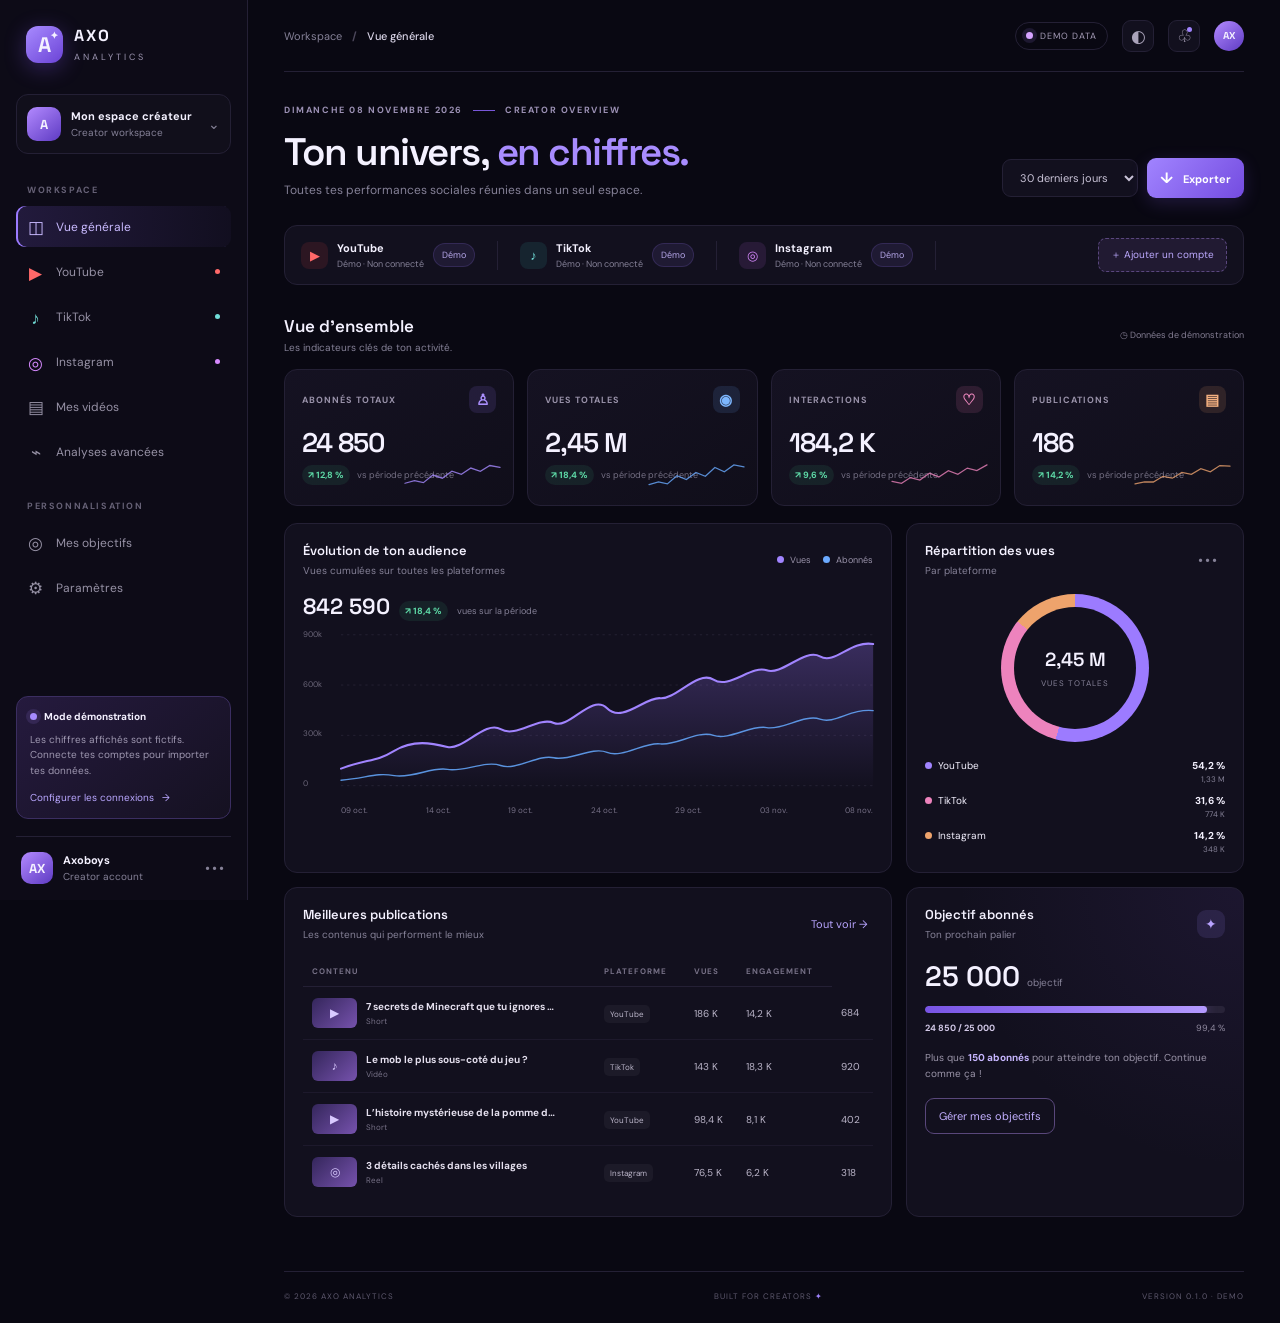
<file: index.html>
<!doctype html>
<html lang="fr">
<head>
  <meta charset="UTF-8"><meta name="viewport" content="width=device-width, initial-scale=1.0">
  <meta name="theme-color" content="#090812"><meta name="description" content="AXO ANALYTICS — Creator Control Center">
  <title>AXO ANALYTICS — Creator Control Center</title>
  <link rel="preconnect" href="https://fonts.googleapis.com"><link rel="preconnect" href="https://fonts.gstatic.com" crossorigin>
  <link href="https://fonts.googleapis.com/css2?family=DM+Sans:wght@400;500;600;700&family=Space+Grotesk:wght@500;600;700&display=swap" rel="stylesheet">
  <link rel="stylesheet" href="styles.css">
</head>
<body>
<div class="app-shell">
  <aside class="sidebar" id="sidebar">
    <a class="brand" href="#overview"><span class="brand-mark">A<span>✦</span></span><span><b>AXO</b><small>ANALYTICS</small></span></a>
    <div class="workspace"><div class="avatar">A</div><div><b>Mon espace créateur</b><small>Creator workspace</small></div><span class="chevron">⌄</span></div>
    <div class="nav-label">WORKSPACE</div>
    <nav class="nav">
      <button class="nav-link active" data-page="overview"><span>◫</span>Vue générale</button>
      <button class="nav-link" data-page="youtube"><span class="platform-icon yt">▶</span>YouTube <i class="nav-dot yt-dot"></i></button>
      <button class="nav-link" data-page="tiktok"><span class="platform-icon tt">♪</span>TikTok <i class="nav-dot tt-dot"></i></button>
      <button class="nav-link" data-page="instagram"><span class="platform-icon ig">◎</span>Instagram <i class="nav-dot ig-dot"></i></button>
      <button class="nav-link" data-page="videos"><span>▤</span>Mes vidéos</button>
      <button class="nav-link" data-page="insights"><span>⌁</span>Analyses avancées</button>
    </nav>
    <div class="nav-label tools-label">PERSONNALISATION</div>
    <nav class="nav"><button class="nav-link" data-page="goals"><span>◎</span>Mes objectifs</button><button class="nav-link" data-page="settings"><span>⚙</span>Paramètres</button></nav>
    <div class="sidebar-bottom"><div class="sync-card"><div class="sync-top"><span class="pulse"></span><b>Mode démonstration</b></div><p>Les chiffres affichés sont fictifs. Connecte tes comptes pour importer tes données.</p><button class="text-button" data-page="settings">Configurer les connexions <span>→</span></button></div><div class="profile"><div class="avatar profile-avatar">AX</div><div><b>Axoboys</b><small>Creator account</small></div><span class="more">•••</span></div></div>
  </aside>
  <main class="main-content">
    <header class="topbar"><button class="mobile-menu" id="mobileMenu">☰</button><div class="breadcrumbs"><span>Workspace</span><b>/</b><strong id="breadcrumb">Vue générale</strong></div><div class="top-actions"><div class="live-status"><span class="pulse"></span>DEMO DATA</div><button class="icon-button" id="themeToggle" title="Changer le thème">◐</button><button class="icon-button notification" title="Notifications">♧<i></i></button><div class="top-avatar">AX</div></div></header>
    <section class="page active" id="page-overview">
      <div class="page-heading"><div><div class="eyebrow">DIMANCHE 08 NOVEMBRE 2026 <span class="eyebrow-line"></span> CREATOR OVERVIEW</div><h1>Ton univers, <em>en chiffres.</em></h1><p class="subheading">Toutes tes performances sociales réunies dans un seul espace.</p></div><div class="heading-actions"><select id="dateRange" class="select-control"><option value="7">7 derniers jours</option><option value="30" selected>30 derniers jours</option><option value="90">90 derniers jours</option><option value="365">12 derniers mois</option></select><button class="primary-button" id="exportBtn"><span>↓</span> Exporter</button></div></div>
      <div class="platform-strip"><div class="platform-connected"><span class="platform-icon yt">▶</span><div><b>YouTube</b><small>Démo · Non connecté</small></div><span class="status-pill">Démo</span></div><div class="platform-connected"><span class="platform-icon tt">♪</span><div><b>TikTok</b><small>Démo · Non connecté</small></div><span class="status-pill">Démo</span></div><div class="platform-connected"><span class="platform-icon ig">◎</span><div><b>Instagram</b><small>Démo · Non connecté</small></div><span class="status-pill">Démo</span></div><button class="add-platform" data-page="settings">＋ Ajouter un compte</button></div>
      <div class="section-title-row"><div><h2>Vue d'ensemble</h2><p>Les indicateurs clés de ton activité.</p></div><span class="updated-label">◷ Données de démonstration</span></div>
      <div class="stats-grid">
        <article class="stat-card"><div class="stat-top"><span>ABONNÉS TOTAUX</span><span class="stat-symbol purple">♙</span></div><div class="stat-value" data-count="24850">24 850</div><div class="stat-bottom"><span class="trend positive">↗ 12,8 %</span><span>vs période précédente</span></div><div class="sparkline purple-spark"><svg viewBox="0 0 150 40"><path d="M0 32 L15 28 29 31 44 19 59 24 74 13 89 18 104 8 119 13 134 4 150 7"/></svg></div></article>
        <article class="stat-card"><div class="stat-top"><span>VUES TOTALES</span><span class="stat-symbol blue">◉</span></div><div class="stat-value" data-count="2450000">2,45 M</div><div class="stat-bottom"><span class="trend positive">↗ 18,4 %</span><span>vs période précédente</span></div><div class="sparkline blue-spark"><svg viewBox="0 0 150 40"><path d="M0 34 L15 30 29 33 44 20 59 26 74 15 89 21 104 7 119 14 134 3 150 6"/></svg></div></article>
        <article class="stat-card"><div class="stat-top"><span>INTERACTIONS</span><span class="stat-symbol pink">♡</span></div><div class="stat-value">184,2 K</div><div class="stat-bottom"><span class="trend positive">↗ 9,6 %</span><span>vs période précédente</span></div><div class="sparkline pink-spark"><svg viewBox="0 0 150 40"><path d="M0 29 L15 32 29 23 44 27 59 16 74 22 89 12 104 18 119 8 134 12 150 3"/></svg></div></article>
        <article class="stat-card"><div class="stat-top"><span>PUBLICATIONS</span><span class="stat-symbol orange">▤</span></div><div class="stat-value">186</div><div class="stat-bottom"><span class="trend positive">↗ 14,2 %</span><span>vs période précédente</span></div><div class="sparkline orange-spark"><svg viewBox="0 0 150 40"><path d="M0 33 L15 30 29 30 44 21 59 24 74 15 89 18 104 9 119 14 134 4 150 5"/></svg></div></article>
      </div>
      <div class="dashboard-grid">
        <article class="panel chart-panel"><div class="panel-heading"><div><h3>Évolution de ton audience</h3><p>Vues cumulées sur toutes les plateformes</p></div><div class="chart-legend"><span><i class="legend-dot violet"></i>Vues</span><span><i class="legend-dot blue"></i>Abonnés</span></div></div><div class="chart-summary"><b id="chartTotal">842 590</b><span class="trend positive">↗ 18,4 %</span><small>vues sur la période</small></div><div class="chart-wrap"><div class="y-labels"><span>900k</span><span>600k</span><span>300k</span><span>0</span></div><svg id="mainChart" viewBox="0 0 700 230" preserveAspectRatio="none" aria-label="Graphique d'évolution des vues"><defs><linearGradient id="fillPurple" x1="0" x2="0" y1="0" y2="1"><stop offset="0" stop-color="#9c76ff" stop-opacity=".28"/><stop offset="1" stop-color="#9c76ff" stop-opacity="0"/></linearGradient></defs><g class="grid-lines"><path d="M0 10H700 M0 75H700 M0 140H700 M0 205H700"/></g><path class="area-path" d="M0 183 C35 170 45 175 70 160 S120 150 140 155 S190 120 210 132 S260 115 280 124 S330 85 350 105 S400 90 420 92 S470 55 490 68 S540 49 560 56 S610 27 630 38 S670 17 700 22 L700 210 L0 210Z"/><path class="line-path" d="M0 183 C35 170 45 175 70 160 S120 150 140 155 S190 120 210 132 S260 115 280 124 S330 85 350 105 S400 90 420 92 S470 55 490 68 S540 49 560 56 S610 27 630 38 S670 17 700 22"/><path class="line-path secondary-line" d="M0 198 C35 195 45 188 70 192 S120 180 140 184 S190 172 210 179 S260 164 280 169 S330 154 350 162 S400 148 420 151 S470 133 490 140 S540 126 560 130 S610 112 630 119 S670 105 700 108"/></svg></div><div class="x-labels"><span>09 oct.</span><span>14 oct.</span><span>19 oct.</span><span>24 oct.</span><span>29 oct.</span><span>03 nov.</span><span>08 nov.</span></div></article>
        <article class="panel distribution-panel"><div class="panel-heading"><div><h3>Répartition des vues</h3><p>Par plateforme</p></div><button class="more-button">•••</button></div><div class="donut-area"><div class="donut"><div class="donut-center"><b>2,45 M</b><small>VUES TOTALES</small></div></div></div><div class="platform-breakdown"><div><span><i class="legend-dot violet"></i>YouTube</span><b>54,2 %</b><small>1,33 M</small></div><div><span><i class="legend-dot pink-dot"></i>TikTok</span><b>31,6 %</b><small>774 K</small></div><div><span><i class="legend-dot orange-dot"></i>Instagram</span><b>14,2 %</b><small>348 K</small></div></div></article>
      </div>
      <div class="dashboard-grid lower-grid"><article class="panel"><div class="panel-heading"><div><h3>Meilleures publications</h3><p>Les contenus qui performent le mieux</p></div><button class="subtle-button" data-page="videos">Tout voir →</button></div><div class="table-wrap"><table><thead><tr><th>CONTENU</th><th>PLATEFORME</th><th>VUES</th><th>ENGAGEMENT</th></tr></thead><tbody id="topVideos"></tbody></table></div></article><article class="panel goals-panel"><div class="panel-heading"><div><h3>Objectif abonnés</h3><p>Ton prochain palier</p></div><span class="goal-icon">✦</span></div><div class="goal-number"><b>25 000</b><span>objectif</span></div><div class="progress-track"><span style="width:94%"></span></div><div class="goal-meta"><b>24 850 / 25 000</b><span>99,4 %</span></div><div class="goal-message">Plus que <b>150 abonnés</b> pour atteindre ton objectif. Continue comme ça !</div><button class="outline-button" data-page="goals">Gérer mes objectifs</button></article></div>
    </section>
    <section class="page" id="page-youtube"><div class="page-heading"><div><div class="eyebrow">PLATEFORME <span class="eyebrow-line"></span> YOUTUBE</div><h1>YouTube <em>Analytics.</em></h1><p class="subheading">Analyse détaillée de tes vidéos, Shorts et de ton audience.</p></div><span class="platform-large yt">▶</span></div><div class="stats-grid compact-stats"><article class="stat-card"><div class="stat-top"><span>ABONNÉS</span><span class="stat-symbol purple">♙</span></div><div class="stat-value">13 460</div><div class="stat-bottom"><span class="trend positive">↗ 8,2 %</span><span>sur 30 jours</span></div></article><article class="stat-card"><div class="stat-top"><span>VUES</span><span class="stat-symbol blue">◉</span></div><div class="stat-value">1,33 M</div><div class="stat-bottom"><span class="trend positive">↗ 21,4 %</span><span>sur 30 jours</span></div></article><article class="stat-card"><div class="stat-top"><span>LIKES</span><span class="stat-symbol pink">♡</span></div><div class="stat-value">98,4 K</div><div class="stat-bottom"><span class="trend positive">↗ 11,1 %</span><span>sur 30 jours</span></div></article><article class="stat-card"><div class="stat-top"><span>DURÉE DE VISIONNAGE</span><span class="stat-symbol orange">◷</span></div><div class="stat-value">8,4 K h</div><div class="stat-bottom"><span class="trend positive">↗ 6,4 %</span><span>sur 30 jours</span></div></article></div><div class="panel platform-note"><span class="platform-icon yt">▶</span><div><b>Connecte ta chaîne YouTube</b><p>Les données ci-dessus sont fictives. La connexion Google/YouTube permettra d'importer les métriques autorisées par l'API.</p></div><button class="primary-button" data-page="settings">Configurer →</button></div><div class="panel"><div class="panel-heading"><div><h3>Contenus YouTube</h3><p>Performances des publications</p></div><button class="subtle-button" data-page="videos">Bibliothèque complète →</button></div><div class="table-wrap"><table><thead><tr><th>CONTENU</th><th>TYPE</th><th>VUES</th><th>LIKES</th><th>COMMENTAIRES</th></tr></thead><tbody id="youtubeVideos"></tbody></table></div></div></section>
    <section class="page" id="page-tiktok"><div class="page-heading"><div><div class="eyebrow">PLATEFORME <span class="eyebrow-line"></span> TIKTOK</div><h1>TikTok <em>Analytics.</em></h1><p class="subheading">Découvre les contenus qui captent l'attention.</p></div><span class="platform-large tt">♪</span></div><div class="stats-grid compact-stats"><article class="stat-card"><div class="stat-top"><span>ABONNÉS</span><span class="stat-symbol purple">♙</span></div><div class="stat-value">7 820</div><div class="stat-bottom"><span class="trend positive">↗ 19,2 %</span><span>sur 30 jours</span></div></article><article class="stat-card"><div class="stat-top"><span>VUES VIDÉO</span><span class="stat-symbol blue">◉</span></div><div class="stat-value">774 K</div><div class="stat-bottom"><span class="trend positive">↗ 16,7 %</span><span>sur 30 jours</span></div></article><article class="stat-card"><div class="stat-top"><span>LIKES</span><span class="stat-symbol pink">♡</span></div><div class="stat-value">72,1 K</div><div class="stat-bottom"><span class="trend positive">↗ 13,5 %</span><span>sur 30 jours</span></div></article><article class="stat-card"><div class="stat-top"><span>PARTAGES</span><span class="stat-symbol orange">↗</span></div><div class="stat-value">12,8 K</div><div class="stat-bottom"><span class="trend positive">↗ 7,1 %</span><span>sur 30 jours</span></div></article></div><div class="panel platform-note"><span class="platform-icon tt">♪</span><div><b>Connecte ton compte TikTok</b><p>Les données ci-dessus sont fictives. L'accès aux statistiques dépend des produits et permissions TikTok disponibles pour ton compte.</p></div><button class="primary-button" data-page="settings">Configurer →</button></div><div class="panel"><div class="panel-heading"><div><h3>Contenus TikTok</h3><p>Performances des publications</p></div></div><div class="table-wrap"><table><thead><tr><th>CONTENU</th><th>TYPE</th><th>VUES</th><th>LIKES</th><th>COMMENTAIRES</th></tr></thead><tbody id="tiktokVideos"></tbody></table></div></div></section>
    <section class="page" id="page-instagram"><div class="page-heading"><div><div class="eyebrow">PLATEFORME <span class="eyebrow-line"></span> INSTAGRAM</div><h1>Instagram <em>Analytics.</em></h1><p class="subheading">Suis la portée, les Reels et les interactions de ton profil.</p></div><span class="platform-large ig">◎</span></div><div class="stats-grid compact-stats"><article class="stat-card"><div class="stat-top"><span>ABONNÉS</span><span class="stat-symbol purple">♙</span></div><div class="stat-value">3 570</div><div class="stat-bottom"><span class="trend positive">↗ 10,4 %</span><span>sur 30 jours</span></div></article><article class="stat-card"><div class="stat-top"><span>VUES / PORTÉE</span><span class="stat-symbol blue">◉</span></div><div class="stat-value">348 K</div><div class="stat-bottom"><span class="trend positive">↗ 14,8 %</span><span>sur 30 jours</span></div></article><article class="stat-card"><div class="stat-top"><span>INTERACTIONS</span><span class="stat-symbol pink">♡</span></div><div class="stat-value">13,7 K</div><div class="stat-bottom"><span class="trend positive">↗ 8,9 %</span><span>sur 30 jours</span></div></article><article class="stat-card"><div class="stat-top"><span>COMPTES TOUCHÉS</span><span class="stat-symbol orange">◎</span></div><div class="stat-value">91,2 K</div><div class="stat-bottom"><span class="trend positive">↗ 12,1 %</span><span>sur 30 jours</span></div></article></div><div class="panel platform-note"><span class="platform-icon ig">◎</span><div><b>Connecte ton compte Instagram</b><p>Les données ci-dessus sont fictives. Les Insights nécessitent un compte professionnel/Creator et les autorisations Meta correspondantes.</p></div><button class="primary-button" data-page="settings">Configurer →</button></div><div class="panel"><div class="panel-heading"><div><h3>Publications Instagram</h3><p>Performances des Reels et posts</p></div></div><div class="table-wrap"><table><thead><tr><th>CONTENU</th><th>TYPE</th><th>VUES</th><th>LIKES</th><th>COMMENTAIRES</th></tr></thead><tbody id="instagramVideos"></tbody></table></div></div></section>
    <section class="page" id="page-videos"><div class="page-heading"><div><div class="eyebrow">BIBLIOTHÈQUE <span class="eyebrow-line"></span> CONTENT HUB</div><h1>Tes <em>publications.</em></h1><p class="subheading">Retrouve et compare les performances de tous tes contenus.</p></div><button class="primary-button" id="videoExport">↓ Exporter CSV</button></div><div class="panel"><div class="toolbar"><div class="search-box"><span>⌕</span><input id="videoSearch" placeholder="Rechercher une vidéo..."></div><select class="select-control" id="platformFilter"><option value="all">Toutes les plateformes</option><option>YouTube</option><option>TikTok</option><option>Instagram</option></select><select class="select-control" id="sortFilter"><option value="views">Plus vues</option><option value="likes">Plus likées</option><option value="recent">Plus récentes</option></select></div><div class="table-wrap"><table><thead><tr><th>CONTENU</th><th>PLATEFORME</th><th>DATE</th><th>VUES</th><th>LIKES</th><th>ENGAGEMENT</th></tr></thead><tbody id="allVideos"></tbody></table></div><div class="table-footer"><span id="videoCount">0 publication</span><span>Données de démonstration</span></div></div></section>
    <section class="page" id="page-insights"><div class="page-heading"><div><div class="eyebrow">INTELLIGENCE <span class="eyebrow-line"></span> DEEP ANALYTICS</div><h1>Analyses <em>avancées.</em></h1><p class="subheading">Comprends ce qui fonctionne et identifie tes prochaines opportunités.</p></div></div><div class="insight-grid"><article class="panel insight-card"><div class="insight-icon purple">✦</div><span class="insight-kicker">MEILLEUR FORMAT</span><h3>Les vidéos courtes</h3><p>Dans ces données fictives, tes Shorts et Reels représentent la majorité des vues récentes.</p><div class="insight-metric">+34,8 % <small>de vues moyennes</small></div></article><article class="panel insight-card"><div class="insight-icon blue">◷</div><span class="insight-kicker">RYTHME DE PUBLICATION</span><h3>Régularité en hausse</h3><p>Tu as publié davantage de contenus que sur la période précédente.</p><div class="insight-metric">6,2 <small>publications / semaine</small></div></article><article class="panel insight-card"><div class="insight-icon pink">♡</div><span class="insight-kicker">ENGAGEMENT</span><h3>Ton audience réagit</h3><p>Les interactions progressent dans cet exemple. Compare les plateformes pour trouver ton meilleur format.</p><div class="insight-metric">7,5 % <small>taux moyen illustratif</small></div></article></div><div class="panel"><div class="panel-heading"><div><h3>Comparaison des plateformes</h3><p>Répartition illustrative des vues</p></div></div><div class="compare-bars"><div><div class="compare-label"><span>YouTube</span><b>1,33 M</b></div><div class="compare-track"><i style="width:100%"></i></div></div><div><div class="compare-label"><span>TikTok</span><b>774 K</b></div><div class="compare-track tiktok-track"><i style="width:58%"></i></div></div><div><div class="compare-label"><span>Instagram</span><b>348 K</b></div><div class="compare-track instagram-track"><i style="width:26%"></i></div></div></div></div><div class="notice-box"><span>ⓘ</span><p>Les analyses automatiques, horaires optimaux et prévisions réelles seront activés lorsque l'historique de tes comptes sera connecté. Les exemples ci-dessus ne sont pas des conseils fondés sur tes vraies données.</p></div></section>
    <section class="page" id="page-goals"><div class="page-heading"><div><div class="eyebrow">PROGRESSION <span class="eyebrow-line"></span> GOAL TRACKER</div><h1>Cap sur tes <em>objectifs.</em></h1><p class="subheading">Définis tes prochains paliers et suis ton évolution.</p></div><button class="primary-button" id="addGoal">＋ Nouvel objectif</button></div><div class="goal-cards"><article class="panel goal-card"><div class="goal-card-head"><span class="goal-icon">♙</span><span class="status-pill">En cours</span></div><h3>25 000 abonnés</h3><p>Objectif global · Toutes plateformes</p><div class="goal-big">24 850 <small>/ 25 000</small></div><div class="progress-track"><span style="width:99.4%"></span></div><div class="goal-meta"><span>99,4 % accompli</span><span>150 restants</span></div></article><article class="panel goal-card"><div class="goal-card-head"><span class="goal-icon blue-goal">◉</span><span class="status-pill">En cours</span></div><h3>3 millions de vues</h3><p>Objectif global · Toutes plateformes</p><div class="goal-big">2,45 M <small>/ 3 M</small></div><div class="progress-track"><span style="width:81.7%"></span></div><div class="goal-meta"><span>81,7 % accompli</span><span>550 K restants</span></div></article></div></section>
    <section class="page" id="page-settings"><div class="page-heading"><div><div class="eyebrow">CONFIGURATION <span class="eyebrow-line"></span> PREFERENCES</div><h1>Ton espace, <em>tes règles.</em></h1><p class="subheading">Configure ton profil, tes connexions et tes préférences.</p></div></div><div class="settings-layout"><div class="settings-menu"><button class="settings-tab active" data-tab="accounts">Comptes sociaux</button><button class="settings-tab" data-tab="profile">Profil créateur</button><button class="settings-tab" data-tab="appearance">Apparence</button><button class="settings-tab" data-tab="data">Données & confidentialité</button></div><div class="settings-content"><div class="settings-section active" id="tab-accounts"><h3>Connexions des plateformes</h3><p class="settings-description">Connecte tes comptes pour importer tes statistiques officielles.</p><div class="connection-row"><span class="platform-icon yt">▶</span><div><b>YouTube</b><small>Connexion Google OAuth · YouTube Analytics API</small></div><span class="status-pill" id="youtubeStatus">Non connecté</span><button class="outline-button" id="connectYoutube">Connecter Google</button></div><div class="connection-row"><span class="platform-icon tt">♪</span><div><b>TikTok</b><small>OAuth TikTok · accès selon les permissions approuvées</small></div><span class="status-pill">Non connecté</span><button class="outline-button disabled-connect" title="Connexion API à configurer">Bientôt</button></div><div class="connection-row"><span class="platform-icon ig">◎</span><div><b>Instagram</b><small>Meta Graph API · compte professionnel/Creator</small></div><span class="status-pill">Non connecté</span><button class="outline-button disabled-connect" title="Connexion API à configurer">Bientôt</button></div><div class="notice-box"><span>🔒</span><p>Les connexions nécessiteront un serveur sécurisé pour conserver les jetons OAuth. Ne colle jamais tes clés API dans un fichier JavaScript public.</p></div><h3 class="settings-subtitle">Synchronisation</h3><div class="setting-line"><div><b>Actualisation automatique</b><small>Prévoir une synchronisation périodique des statistiques.</small></div><label class="switch"><input type="checkbox" checked><span></span></label></div></div><div class="settings-section" id="tab-profile"><h3>Profil créateur</h3><p class="settings-description">Personnalise l'identité de ton espace.</p><label class="field-label">Nom affiché<input class="text-input" value="Axoboys" id="profileName"></label><label class="field-label">Nom du dashboard<input class="text-input" value="AXO ANALYTICS"></label><button class="primary-button" id="saveProfile">Enregistrer le profil</button></div><div class="settings-section" id="tab-appearance"><h3>Apparence</h3><p class="settings-description">Ajuste l'apparence de ton espace créateur.</p><div class="setting-line"><div><b>Thème sombre</b><small>Interface noire et violette.</small></div><label class="switch"><input type="checkbox" id="darkSwitch" checked><span></span></label></div><div class="setting-line"><div><b>Animations de l'interface</b><small>Transitions et effets au survol.</small></div><label class="switch"><input type="checkbox" id="motionSwitch" checked><span></span></label></div></div><div class="settings-section" id="tab-data"><h3>Données & confidentialité</h3><p class="settings-description">Contrôle les données utilisées par le dashboard.</p><div class="notice-box"><span>ⓘ</span><p>Cette version fonctionne avec des données fictives locales. Aucune connexion sociale ni collecte de données personnelles n'est active.</p></div><button class="outline-button" id="resetDemo">Réinitialiser les préférences locales</button></div></div></div></section>
    <footer class="footer"><span>© 2026 AXO ANALYTICS</span><span>BUILT FOR CREATORS <i>✦</i></span><span>VERSION 0.1.0 · DEMO</span></footer>
  </main>
</div>
<div class="toast" id="toast"></div>
<div class="modal-backdrop" id="modal"><div class="modal"><button class="modal-close" id="modalClose">×</button><div class="modal-icon">✦</div><h2 id="modalTitle">Nouvel objectif</h2><p id="modalText">Cette fonction sera bientôt disponible.</p><button class="primary-button" id="modalOk">Compris</button></div></div>
<script src="app.js"></script>
</body></html>
</file>
<file: styles.css>
:root{--bg:#090812;--sidebar:#0d0b17;--panel:#12101e;--panel2:#171426;--border:#242035;--text:#f4f1ff;--muted:#858197;--purple:#9a78ff;--purple2:#7652e8;--green:#55d6a0;--blue:#67a7ff;--pink:#ef7ab7;--orange:#f3a46d;--shadow:0 18px 55px #0005}*{box-sizing:border-box}body{margin:0;background:var(--bg);color:var(--text);font-family:'DM Sans',sans-serif;font-size:14px;min-height:100vh}button,input,select{font:inherit}button{cursor:pointer}.app-shell{min-height:100vh}.sidebar{width:248px;background:var(--sidebar);border-right:1px solid var(--border);position:fixed;inset:0 auto 0 0;padding:25px 16px 16px;display:flex;flex-direction:column;z-index:10}.brand{display:flex;align-items:center;gap:11px;color:var(--text);text-decoration:none;padding:0 10px;margin-bottom:30px}.brand-mark{width:37px;height:37px;border-radius:12px;background:linear-gradient(140deg,#a88bff,#6b43d6);display:grid;place-items:center;font:700 21px 'Space Grotesk';box-shadow:0 5px 22px #8055ec55;position:relative}.brand-mark span{font-size:10px;position:absolute;right:5px;top:3px}.brand b{font:700 16px 'Space Grotesk';letter-spacing:2px;display:block}.brand small{font-size:9px;letter-spacing:3px;color:#9d96b1}.workspace{display:flex;align-items:center;gap:10px;padding:12px 10px;border:1px solid var(--border);border-radius:12px;margin-bottom:30px;background:#ffffff04}.avatar,.top-avatar{width:34px;height:34px;border-radius:10px;background:linear-gradient(140deg,#b38aff,#5e3bc3);display:grid;place-items:center;font:700 13px 'Space Grotesk'}.workspace b,.profile b{font-size:11px;display:block}.workspace small,.profile small{font-size:10px;color:var(--muted);display:block;margin-top:3px}.chevron{margin-left:auto;color:var(--muted)}.nav-label{font-size:9px;font-weight:700;letter-spacing:1.6px;color:#666176;padding:0 11px;margin:0 0 10px}.nav{display:grid;gap:4px}.nav-link{height:41px;border:0;background:transparent;color:#9691a5;text-align:left;border-radius:9px;padding:0 11px;display:flex;align-items:center;gap:12px;font-size:12px;transition:.2s}.nav-link>span:first-child{font-size:17px;width:17px;text-align:center}.nav-link:hover{background:#ffffff08;color:var(--text)}.nav-link.active{background:linear-gradient(90deg,#8a65f52b,#8a65f50a);color:#c9baff;box-shadow:inset 2px 0 #9b7bff}.platform-icon{width:27px;height:27px;display:grid;place-items:center;border-radius:8px;font-size:13px;flex:none}.platform-icon.yt,.platform-large.yt{background:#ff45451c;color:#ff6868}.platform-icon.tt,.platform-large.tt{background:#36d8d01a;color:#72ded8}.platform-icon.ig,.platform-large.ig{background:#d66aff1c;color:#d78aff}.nav-link .platform-icon{width:19px;height:19px;background:transparent;font-size:15px}.nav-dot{width:5px;height:5px;border-radius:50%;margin-left:auto}.yt-dot{background:#ff6969}.tt-dot{background:#70ded8}.ig-dot{background:#d78aff}.tools-label{margin-top:28px}.sidebar-bottom{margin-top:auto}.sync-card{border:1px solid #3b2e61;background:linear-gradient(140deg,#251a3e,#151121);border-radius:12px;padding:13px;margin-bottom:17px}.sync-top{display:flex;align-items:center;gap:7px;font-size:10px}.pulse{width:7px;height:7px;background:#a58aff;border-radius:50%;box-shadow:0 0 0 4px #a58aff20;display:inline-block}.sync-card p{font-size:10px;color:#9e97b0;line-height:1.55;margin:9px 0}.text-button{border:0;background:none;color:#b9a7ff;padding:0;font-size:10px}.text-button span{margin-left:5px}.profile{border-top:1px solid var(--border);padding:15px 5px 0;display:flex;align-items:center;gap:10px}.profile-avatar{width:32px;height:32px}.more{margin-left:auto;color:var(--muted);letter-spacing:2px}.main-content{margin-left:248px;padding:0 36px;max-width:1800px}.topbar{height:72px;border-bottom:1px solid var(--border);display:flex;align-items:center;justify-content:space-between}.breadcrumbs{display:flex;gap:10px;align-items:center;font-size:11px;color:var(--muted)}.breadcrumbs b{color:#4d485c}.breadcrumbs strong{color:#d9d4e7;font-weight:500}.top-actions{display:flex;align-items:center;gap:14px}.live-status{font-size:9px;color:#a59cb7;letter-spacing:1px;border:1px solid var(--border);border-radius:20px;padding:7px 10px;display:flex;gap:7px;align-items:center}.live-status .pulse{background:#d5a3ff}.icon-button{width:32px;height:32px;border:1px solid var(--border);border-radius:9px;background:var(--panel);color:#aaa3ba;font-size:17px;position:relative}.notification i{position:absolute;width:5px;height:5px;background:#a184ff;border-radius:50%;right:7px;top:6px}.top-avatar{width:30px;height:30px;border-radius:50%;font-size:10px}.mobile-menu{display:none}.page{display:none;padding:32px 0 12px;animation:fadeUp .35s ease}.page.active{display:block}@keyframes fadeUp{from{opacity:0;transform:translateY(8px)}to{opacity:1;transform:translateY(0)}}.page-heading{display:flex;align-items:flex-end;justify-content:space-between;margin-bottom:27px;gap:20px}.eyebrow{font-size:9px;letter-spacing:1.6px;color:#9c91b5;font-weight:700;display:flex;align-items:center;gap:10px}.eyebrow-line{width:22px;height:1px;background:#7957d9;display:inline-block}.page h1{font:600 clamp(28px,3vw,39px) 'Space Grotesk';letter-spacing:-1.5px;margin:11px 0 6px}.page h1 em{font-style:normal;color:#a88cff}.subheading{margin:0;color:var(--muted);font-size:12px}.heading-actions{display:flex;gap:9px;align-items:center}.select-control,.primary-button,.outline-button,.subtle-button{border-radius:9px;padding:10px 13px;font-size:11px}.select-control{background:var(--panel);color:#c9c3d7;border:1px solid var(--border);outline:none}.primary-button{background:linear-gradient(130deg,#a184ff,#744ce0);color:white;border:0;font-weight:700;box-shadow:0 5px 18px #8359e933;transition:.2s}.primary-button:hover{transform:translateY(-2px);box-shadow:0 8px 24px #8359e955}.primary-button span{margin-right:7px;font-size:15px}.platform-strip{display:flex;align-items:center;gap:0;background:var(--panel);border:1px solid var(--border);border-radius:13px;padding:12px 16px;margin-bottom:30px}.platform-connected{display:flex;align-items:center;gap:9px;padding:0 22px;border-right:1px solid var(--border);min-width:190px}.platform-connected:first-child{padding-left:0}.platform-connected b{font-size:11px;display:block}.platform-connected small{font-size:9px;color:var(--muted);display:block;margin-top:3px}.status-pill{font-size:9px;color:#b5a6e8;background:#8f70e51b;border:1px solid #8f70e52e;border-radius:20px;padding:5px 8px;margin-left:auto;white-space:nowrap}.add-platform{margin-left:auto;background:#211a32;border:1px dashed #5a477e;color:#bdaaff;border-radius:8px;padding:9px 12px;font-size:10px;white-space:nowrap}.section-title-row,.panel-heading{display:flex;justify-content:space-between;align-items:center;gap:15px}.section-title-row{margin-bottom:15px}.section-title-row h2{font:600 17px 'Space Grotesk';margin:0 0 4px}.section-title-row p,.panel-heading p{font-size:10px;color:var(--muted);margin:0}.updated-label{font-size:9px;color:#827c91}.stats-grid{display:grid;grid-template-columns:repeat(4,minmax(0,1fr));gap:13px;margin-bottom:17px}.stat-card{background:linear-gradient(145deg,#151222,#100e1a);border:1px solid var(--border);border-radius:13px;padding:16px 17px;position:relative;overflow:hidden;min-height:137px;transition:.25s}.stat-card:hover,.panel:hover{border-color:#51416e}.stat-top{display:flex;justify-content:space-between;align-items:center;font-size:9px;letter-spacing:1px;color:#9992a9;font-weight:700}.stat-symbol{width:27px;height:27px;border-radius:8px;display:grid;place-items:center;font-size:15px}.purple{background:#9a78ff20;color:#ad91ff}.blue{background:#67a7ff20;color:#7db7ff}.pink{background:#ef7ab720;color:#f18ac0}.orange{background:#f3a46d20;color:#f3b080}.stat-value{font:600 27px 'Space Grotesk';letter-spacing:-1px;margin:12px 0 5px}.stat-bottom{display:flex;align-items:center;gap:7px;font-size:9px;color:#746f83}.trend{font-size:9px;font-weight:700;border-radius:20px;padding:4px 6px}.trend.positive{background:#49d49a16;color:#5edaa7}.sparkline{position:absolute;width:95px;right:13px;bottom:13px;opacity:.8}.sparkline svg{width:100%;overflow:visible}.sparkline path{fill:none;stroke:currentColor;stroke-width:2;stroke-linecap:round}.purple-spark{color:#a68aff}.blue-spark{color:#69aaff}.pink-spark{color:#e981b9}.orange-spark{color:#eaa16d}.dashboard-grid{display:grid;grid-template-columns:minmax(0,1.8fr) minmax(270px,1fr);gap:14px;margin-bottom:14px}.panel{background:var(--panel);border:1px solid var(--border);border-radius:13px;padding:18px;min-width:0;transition:border-color .2s}.panel-heading{margin-bottom:15px}.panel-heading h3,.settings-content h3{font:600 13px 'Space Grotesk';margin:0 0 5px}.panel-heading p{font-size:10px}.chart-legend{display:flex;gap:12px;font-size:9px;color:#9992a9}.chart-legend span,.platform-breakdown span{display:flex;align-items:center;gap:6px}.legend-dot{width:7px;height:7px;border-radius:50%;display:inline-block}.legend-dot.violet{background:#a184ff}.legend-dot.blue{background:#6baaff}.legend-dot.pink-dot{background:#ed83bd}.legend-dot.orange-dot{background:#eea36c}.chart-summary{display:flex;align-items:baseline;gap:9px;margin:0 0 6px}.chart-summary b{font:600 22px 'Space Grotesk'}.chart-summary small{font-size:9px;color:var(--muted)}.chart-wrap{height:178px;display:flex;position:relative;padding-left:38px}.y-labels{position:absolute;left:0;top:0;bottom:0;display:flex;flex-direction:column;justify-content:space-between;color:#696477;font-size:8px;padding:2px 0 17px}.chart-wrap svg{width:100%;height:100%;overflow:visible}.grid-lines path{stroke:#292538;stroke-width:1;stroke-dasharray:3 5;fill:none}.area-path{fill:url(#fillPurple)}.line-path{fill:none;stroke:#a184ff;stroke-width:2.7;stroke-linecap:round}.secondary-line{stroke:#65aaff;stroke-width:1.8;opacity:.85}.x-labels{display:flex;justify-content:space-between;padding-left:38px;color:#777187;font-size:8px}.distribution-panel .panel-heading{margin-bottom:4px}.more-button{background:none;border:0;color:var(--muted);letter-spacing:2px}.donut-area{display:grid;place-items:center;padding:13px 0 17px}.donut{width:148px;height:148px;border-radius:50%;background:conic-gradient(#9c7bff 0 54.2%,#ed83bd 54.2% 85.8%,#eea36c 85.8% 100%);display:grid;place-items:center;position:relative}.donut:before{content:'';position:absolute;inset:13px;background:var(--panel);border-radius:50%}.donut-center{z-index:1;text-align:center}.donut-center b{display:block;font:600 19px 'Space Grotesk'}.donut-center small{font-size:8px;color:var(--muted);letter-spacing:1px}.platform-breakdown{display:grid;gap:10px}.platform-breakdown>div{display:grid;grid-template-columns:1fr auto;align-items:center;font-size:10px}.platform-breakdown b{font-size:10px}.platform-breakdown small{grid-column:2;color:var(--muted);font-size:8px;text-align:right;margin-top:2px}.lower-grid{grid-template-columns:minmax(0,1.8fr) minmax(250px,1fr)}.subtle-button{background:transparent;border:0;color:#b8a5ff;padding:5px}.table-wrap{overflow-x:auto}table{width:100%;border-collapse:collapse;white-space:nowrap}th{text-align:left;color:#777187;font-size:8px;letter-spacing:1px;font-weight:700;padding:10px 9px;border-bottom:1px solid var(--border)}td{padding:11px 9px;border-bottom:1px solid #2420359c;font-size:10px;color:#bcb6ca}tbody tr:last-child td{border-bottom:0}.video-cell{display:flex;align-items:center;gap:9px;min-width:190px}.video-thumb{width:45px;height:30px;border-radius:6px;background:linear-gradient(135deg,#34265b,#7652ad);display:grid;place-items:center;color:#d9caff;font-size:12px;flex:none}.video-cell b{display:block;color:#e5e0ef;font-size:10px;max-width:190px;overflow:hidden;text-overflow:ellipsis}.video-cell small{display:block;color:#777187;font-size:8px;margin-top:3px}.platform-tag{font-size:8px;border-radius:5px;padding:4px 6px;background:#ffffff0b}.goals-panel{background:radial-gradient(ellipse at 100% 0,#5c3c9924,transparent 60%),var(--panel)}.goal-icon{width:28px;height:28px;border-radius:9px;background:#a184ff20;color:#b9a3ff;display:grid;place-items:center}.goal-number{display:flex;align-items:baseline;gap:7px;margin:17px 0 12px}.goal-number b{font:600 28px 'Space Grotesk'}.goal-number span{font-size:10px;color:var(--muted)}.progress-track{height:7px;background:#282338;border-radius:20px;overflow:hidden}.progress-track span{height:100%;display:block;background:linear-gradient(90deg,#7854e4,#b49aff);border-radius:20px;box-shadow:0 0 12px #a184ff66}.goal-meta{display:flex;justify-content:space-between;color:#918ba0;font-size:9px;margin-top:9px}.goal-meta b{color:#d3c9e8}.goal-message{font-size:10px;color:#9b95a9;line-height:1.6;margin:16px 0}.goal-message b{color:#c7b6ff}.outline-button{background:transparent;border:1px solid #59477b;color:#c2afff}.outline-button:hover{background:#8e6be51c}.footer{border-top:1px solid var(--border);padding:19px 0 22px;margin-top:28px;display:flex;justify-content:space-between;color:#5e596e;font-size:8px;letter-spacing:1px}.footer i{color:#a184ff;font-style:normal}.platform-large{width:46px;height:46px;border-radius:14px;display:grid;place-items:center;font-size:21px}.compact-stats{margin:5px 0 16px}.platform-note{display:flex;align-items:center;gap:14px;margin-bottom:15px}.platform-note>div{flex:1}.platform-note b{font-size:11px}.platform-note p{font-size:10px;color:var(--muted);margin:5px 0 0;line-height:1.5}.platform-note .primary-button{white-space:nowrap}.toolbar{display:flex;gap:9px;margin-bottom:13px}.search-box{display:flex;align-items:center;gap:8px;background:#0d0b16;border:1px solid var(--border);border-radius:9px;padding:0 11px;flex:1;color:#8e859e}.search-box input{background:none;border:0;outline:0;color:var(--text);width:100%;padding:10px 0;font-size:10px}.table-footer{display:flex;justify-content:space-between;border-top:1px solid var(--border);padding-top:13px;margin-top:10px;color:var(--muted);font-size:9px}.insight-grid{display:grid;grid-template-columns:repeat(3,1fr);gap:13px;margin-bottom:14px}.insight-card{min-height:205px}.insight-icon{width:35px;height:35px;border-radius:10px;display:grid;place-items:center;font-size:16px;margin-bottom:15px}.insight-kicker{font-size:8px;letter-spacing:1.2px;color:#8b849b}.insight-card h3{font:600 16px 'Space Grotesk';margin:8px 0}.insight-card p{font-size:10px;color:var(--muted);line-height:1.6;min-height:48px}.insight-metric{font:600 20px 'Space Grotesk';color:#b59dff;margin-top:14px}.insight-metric small{font:400 9px 'DM Sans';color:var(--muted)}.compare-bars{display:grid;gap:17px;padding:10px 0}.compare-label{display:flex;justify-content:space-between;font-size:10px;margin-bottom:8px}.compare-label b{font:600 11px 'Space Grotesk'}.compare-track{height:9px;border-radius:20px;background:#272338;overflow:hidden}.compare-track i{height:100%;display:block;background:linear-gradient(90deg,#7953df,#b49aff);border-radius:20px}.tiktok-track i{background:linear-gradient(90deg,#2eaaa9,#79e3dc)}.instagram-track i{background:linear-gradient(90deg,#b75acb,#f19bc4)}.notice-box{display:flex;gap:11px;padding:13px 14px;background:#a184ff0c;border:1px solid #a184ff24;border-radius:10px;margin-top:14px;color:#b9a5ff}.notice-box p{margin:0;color:#9d96ad;font-size:10px;line-height:1.6}.goal-cards{display:grid;grid-template-columns:repeat(2,minmax(0,1fr));gap:14px}.goal-card{padding:22px}.goal-card-head{display:flex;justify-content:space-between;align-items:center}.goal-card h3{font:600 17px 'Space Grotesk';margin:17px 0 5px}.goal-card>p{font-size:10px;color:var(--muted);margin:0}.goal-big{font:600 27px 'Space Grotesk';margin:24px 0 12px}.goal-big small{font:400 12px 'DM Sans';color:var(--muted)}.blue-goal{background:#67a7ff20;color:#7db7ff}.settings-layout{display:grid;grid-template-columns:190px 1fr;gap:15px;align-items:start}.settings-menu{display:grid;gap:4px}.settings-tab{border:0;background:transparent;text-align:left;padding:11px;border-radius:8px;color:#9992a9;font-size:10px}.settings-tab.active{background:#8d6ae51b;color:#c5b4ff}.settings-content{background:var(--panel);border:1px solid var(--border);border-radius:13px;padding:22px;min-height:370px}.settings-content h3{font-size:15px}.settings-description{font-size:10px;color:var(--muted);margin:6px 0 20px}.connection-row{display:flex;align-items:center;gap:11px;padding:14px 0;border-bottom:1px solid var(--border)}.connection-row>div{flex:1}.connection-row b{font-size:11px;display:block}.connection-row small{font-size:9px;color:var(--muted);display:block;margin-top:4px}.connection-row .outline-button{padding:7px 10px;font-size:9px}.disabled-connect{opacity:.55;cursor:not-allowed}.settings-subtitle{margin-top:25px!important}.setting-line{display:flex;align-items:center;justify-content:space-between;padding:14px 0;border-bottom:1px solid var(--border)}.setting-line b{font-size:10px;display:block}.setting-line small{font-size:9px;color:var(--muted);display:block;margin-top:4px}.switch{position:relative;width:34px;height:19px}.switch input{opacity:0;width:0;height:0}.switch span{position:absolute;inset:0;background:#383247;border-radius:20px;transition:.2s}.switch span:before{content:'';position:absolute;width:13px;height:13px;left:3px;top:3px;background:#aaa2b8;border-radius:50%;transition:.2s}.switch input:checked+span{background:#7854db}.switch input:checked+span:before{transform:translateX(15px);background:#fff}.field-label{display:grid;gap:7px;color:#aaa3b8;font-size:10px;margin:15px 0}.text-input{background:#0d0b16;border:1px solid var(--border);border-radius:8px;color:var(--text);padding:11px;outline:none}.text-input:focus,.search-box:focus-within{border-color:#8060d9}.toast{position:fixed;bottom:25px;right:25px;padding:12px 17px;border-radius:10px;background:#211a32;border:1px solid #59477b;color:#d7caff;font-size:11px;box-shadow:var(--shadow);opacity:0;transform:translateY(10px);transition:.25s;pointer-events:none;z-index:30}.toast.show{opacity:1;transform:translateY(0)}.modal-backdrop{position:fixed;inset:0;background:#05040bd9;display:none;place-items:center;z-index:40;padding:20px}.modal-backdrop.show{display:grid}.modal{width:min(390px,100%);background:#171326;border:1px solid #3a3052;border-radius:17px;padding:28px;text-align:center;position:relative;box-shadow:var(--shadow)}.modal-close{position:absolute;right:14px;top:10px;background:none;border:0;color:#9b94aa;font-size:22px}.modal-icon{margin:auto;width:42px;height:42px;border-radius:13px;background:#a184ff20;color:#b9a3ff;display:grid;place-items:center;font-size:20px}.modal h2{font:600 19px 'Space Grotesk';margin:14px 0 7px}.modal p{font-size:11px;color:var(--muted);line-height:1.6;margin-bottom:20px}.modal .primary-button{min-width:110px}:root.light{--bg:#f5f3fa;--sidebar:#fff;--panel:#fff;--panel2:#f5f2fc;--border:#e6e1ef;--text:#211b30;--muted:#797287;--shadow:0 18px 55px #35215b18}body.light-mode{background:var(--bg);color:var(--text)}body.light-mode .stat-card{background:linear-gradient(145deg,#fff,#f8f6fc)}body.light-mode .search-box,body.light-mode .text-input{background:#f8f6fc;color:var(--text)}body.light-mode .donut:before{background:#fff}body.light-mode .sync-card{background:#f4efff}body.light-mode .sync-card p{color:#716786}body.light-mode .workspace{background:#faf9fc}body.light-mode .nav-link{color:#716b7e}body.light-mode .nav-link.active{color:#6947c6}body.light-mode .breadcrumbs strong{color:#342b49}body.light-mode td{color:#5e586b}body.light-mode .video-cell b{color:#30283f}body.light-mode .settings-content{background:#fff}body.no-motion *,body.no-motion *:before,body.no-motion *:after{animation:none!important;transition:none!important}@media(max-width:1150px){.main-content{padding:0 24px}.sidebar{width:220px}.main-content{margin-left:220px}.platform-connected{min-width:155px;padding:0 13px}.stats-grid{gap:9px}.stat-card{padding:14px}.stat-value{font-size:23px}}@media(max-width:850px){.sidebar{transform:translateX(-100%);transition:.25s;width:248px;box-shadow:var(--shadow)}.sidebar.open{transform:translateX(0)}.main-content{margin-left:0;padding:0 20px}.mobile-menu{display:block;background:none;border:0;color:var(--text);font-size:19px;margin-right:12px}.topbar{justify-content:flex-start}.top-actions{margin-left:auto}.breadcrumbs{flex:1}.stats-grid{grid-template-columns:repeat(2,1fr)}.dashboard-grid,.lower-grid{grid-template-columns:1fr}.platform-strip{flex-wrap:wrap;gap:12px}.platform-connected{min-width:calc(50% - 10px);border:0;padding:0}.add-platform{margin-left:0}.distribution-panel{display:grid;grid-template-columns:1fr 1fr}.distribution-panel .panel-heading{grid-column:1/-1}.platform-breakdown{align-self:center}.insight-grid{grid-template-columns:1fr}.insight-card{min-height:0}.settings-layout{grid-template-columns:1fr}.settings-menu{display:flex;overflow-x:auto}.settings-tab{white-space:nowrap}}@media(max-width:560px){.main-content{padding:0 14px}.topbar{height:60px}.live-status{display:none}.page{padding-top:24px}.page-heading{align-items:flex-start;flex-direction:column}.heading-actions{width:100%}.heading-actions .select-control{flex:1}.page h1{font-size:30px}.platform-strip{padding:12px}.platform-connected{min-width:calc(50% - 7px)}.platform-connected .status-pill{display:none}.add-platform{width:100%}.stats-grid{gap:8px}.stat-card{min-height:128px;padding:12px}.stat-value{font-size:22px}.stat-bottom{font-size:8px;gap:4px}.sparkline{width:68px;opacity:.45}.chart-panel{padding:14px}.chart-legend{gap:6px}.chart-legend span{font-size:8px}.distribution-panel{display:block}.donut{width:130px;height:130px}.goal-cards{grid-template-columns:1fr}.toolbar{flex-wrap:wrap}.search-box{flex-basis:100%}.toolbar .select-control{flex:1;min-width:0}.platform-note{flex-wrap:wrap}.platform-note>div{min-width:calc(100% - 50px)}.platform-note .primary-button{margin-left:40px}.footer{gap:8px;flex-wrap:wrap}.footer span:last-child{width:100%}.settings-content{padding:16px}.connection-row{flex-wrap:wrap}.connection-row>div{min-width:calc(100% - 50px)}.connection-row .status-pill{margin-left:38px}.connection-row .outline-button{margin-left:auto}}
</file>
